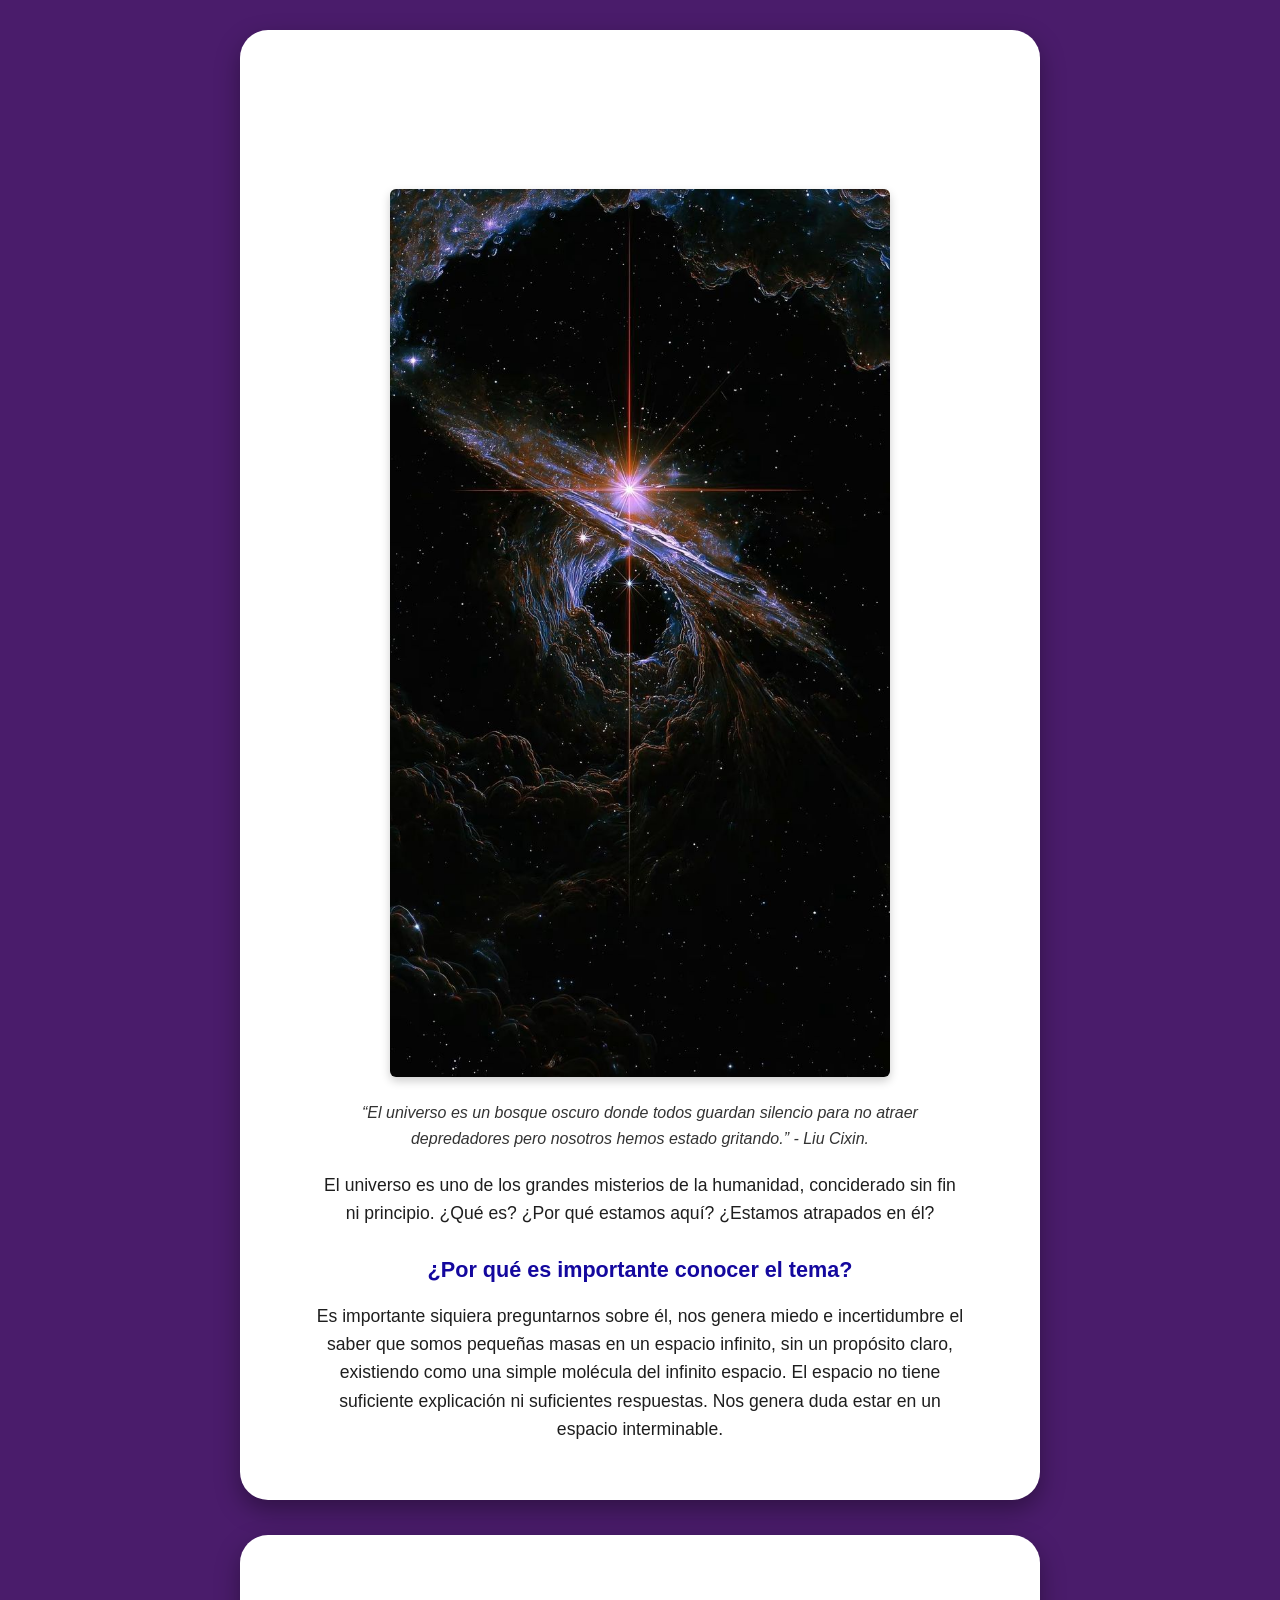
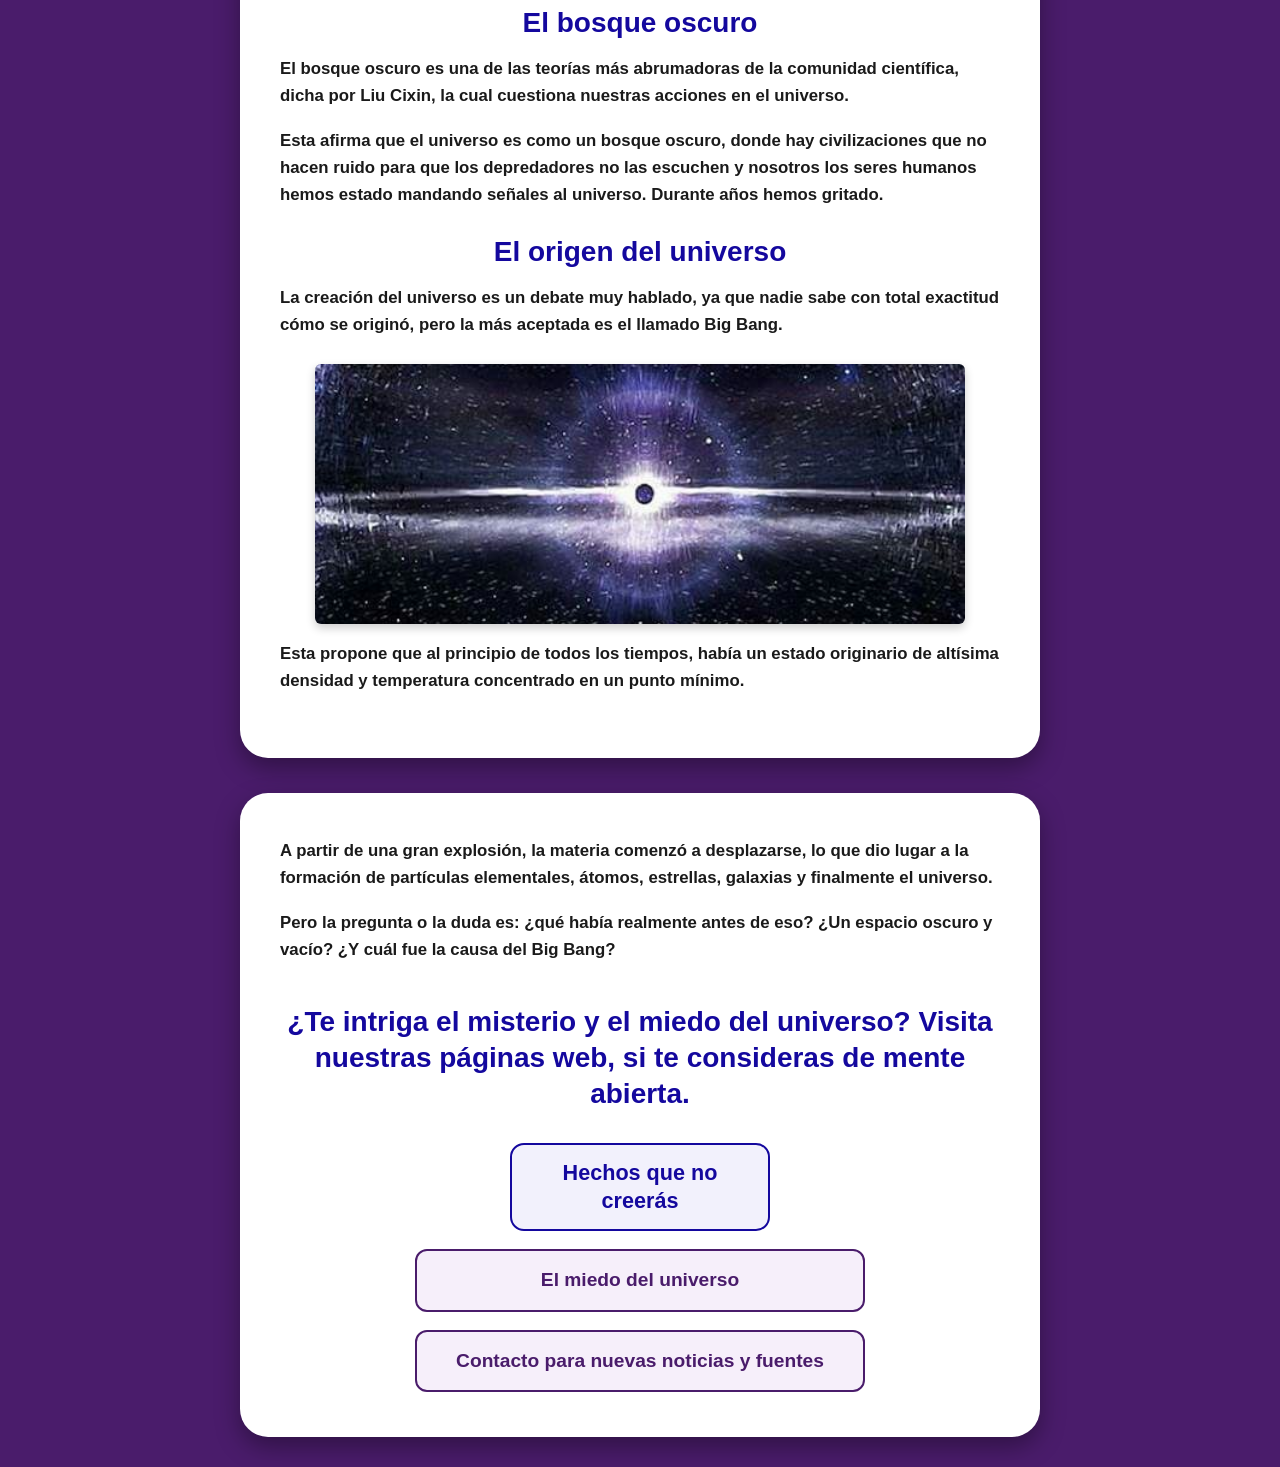
<file: El ESPACIO 2/index.html>
<!DOCTYPE html>
<html lang="es">
<head>
    <meta charset="UTF-8">
    <meta name="viewport" content="width=device-width, initial-scale=1.0">
    <title>Misterios del Universo</title>
    <link rel="stylesheet" href="estilos.css">
</head>
<body>

    <main class="contenedor-principal">
        
        
        <section class="tarjeta-pagina">
          <marquee> <span style="background;url('GIF.gif')">
  <h1 class="titulo-principal">MISTERIOS DEL UNIVERSO</h1></span></marquee>
            
            <div class="contenedor-imagen">
               
                <img src="foto1.jpg" alt="Galaxia andromeda">
            </div>

            <blockquote class="cita">
                “El universo es un bosque oscuro donde todos guardan silencio para no atraer depredadores pero nosotros hemos estado gritando.” - Liu Cixin.
            </blockquote>

            <p class="texto-centrado">
                El universo es uno de los grandes misterios de la humanidad, conciderado sin fin ni principio. ¿Qué es? ¿Por qué estamos aquí? ¿Estamos atrapados en él?
            </p>

            <h2 class="subtitulo-azul">¿Por qué es importante conocer el tema?</h2>

            <p class="texto-centrado">
                Es importante siquiera preguntarnos sobre él, nos genera miedo e incertidumbre el saber que somos pequeñas masas en un espacio infinito, sin un propósito claro, existiendo como una simple molécula del infinito espacio. El espacio no tiene suficiente explicación ni suficientes respuestas. Nos genera duda estar en un espacio interminable.
            </p>
        </section>

       
        <section class="tarjeta-pagina">
            <h2 class="subtitulo-azul grande">El bosque oscuro</h2>

            <p class="texto-izquierda">
                El bosque oscuro es una de las teorías más abrumadoras de la comunidad científica, dicha por Liu Cixin, la cual cuestiona nuestras acciones en el universo.
            </p>

            <p class="texto-izquierda">
                Esta afirma que el universo es como un bosque oscuro, donde hay civilizaciones que no hacen ruido para que los depredadores no las escuchen y nosotros los seres humanos hemos estado mandando señales al universo. Durante años hemos gritado.
            </p>

            <h2 class="subtitulo-azul grande">El origen del universo</h2>

            <p class="texto-izquierda">
                La creación del universo es un debate muy hablado, ya que nadie sabe con total exactitud cómo se originó, pero la más aceptada es el llamado Big Bang.
            </p>

            <div class="contenedor-imagen">
                
                <img src="foto2.jpg" alt="Representación del Big Bang" style="max-width: 650px; height: 260px; object-fit: cover;">
            </div>

            <p class="texto-izquierda">
                Esta propone que al principio de todos los tiempos, había un estado originario de altísima densidad y temperatura concentrado en un punto mínimo.
            </p>
        </section>

        <!-- SECCIÓN 3 (Página 3 del Wireframe con Botones de Enlace) -->
        <section class="tarjeta-pagina">
            <p class="texto-izquierda">
                A partir de una gran explosión, la materia comenzó a desplazarse, lo que dio lugar a la formación de partículas elementales, átomos, estrellas, galaxias y finalmente el universo.
            </p>

            <p class="texto-izquierda">
                Pero la pregunta o la duda es: ¿qué había realmente antes de eso? ¿Un espacio oscuro y vacío? ¿Y cuál fue la causa del Big Bang?
            </p>

            <div class="llamado-accion">
                <h2 class="subtitulo-azul grande">
                    ¿Te intriga el misterio y el miedo del universo? Visita nuestras páginas web, si te consideras de mente abierta.
                </h2>

                <!-- Botones de Links (Subtítulos color morado) -->
                <nav class="grupo-botones">
                    <a href="index2.html" class="boton-nav">Hechos que no creerás</a>
                    <a href="index3.html" class="boton-link">El miedo del universo</a>
                    <a href="index4.html" class="boton-link">Contacto para nuevas noticias y fuentes</a>
                </nav>
            </div>
        </section>

    </main>

</body>
</html>
</file>
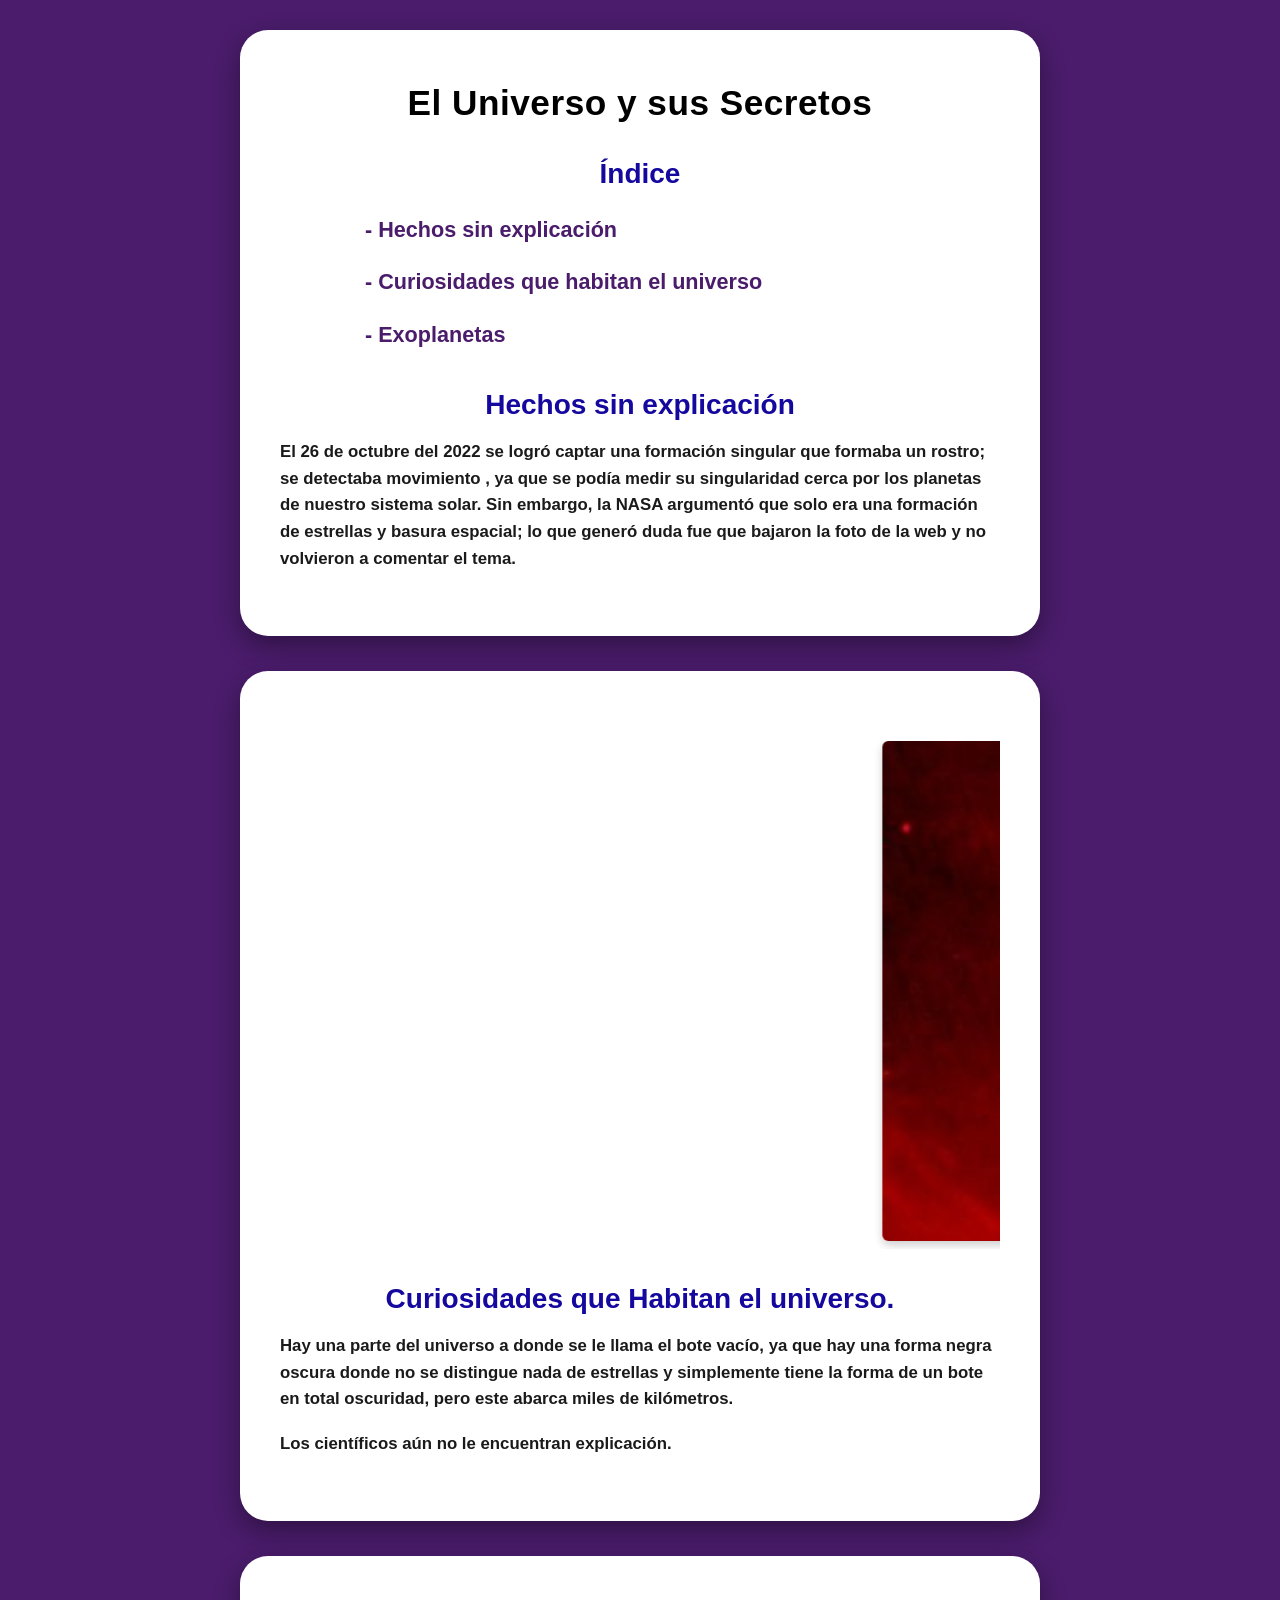
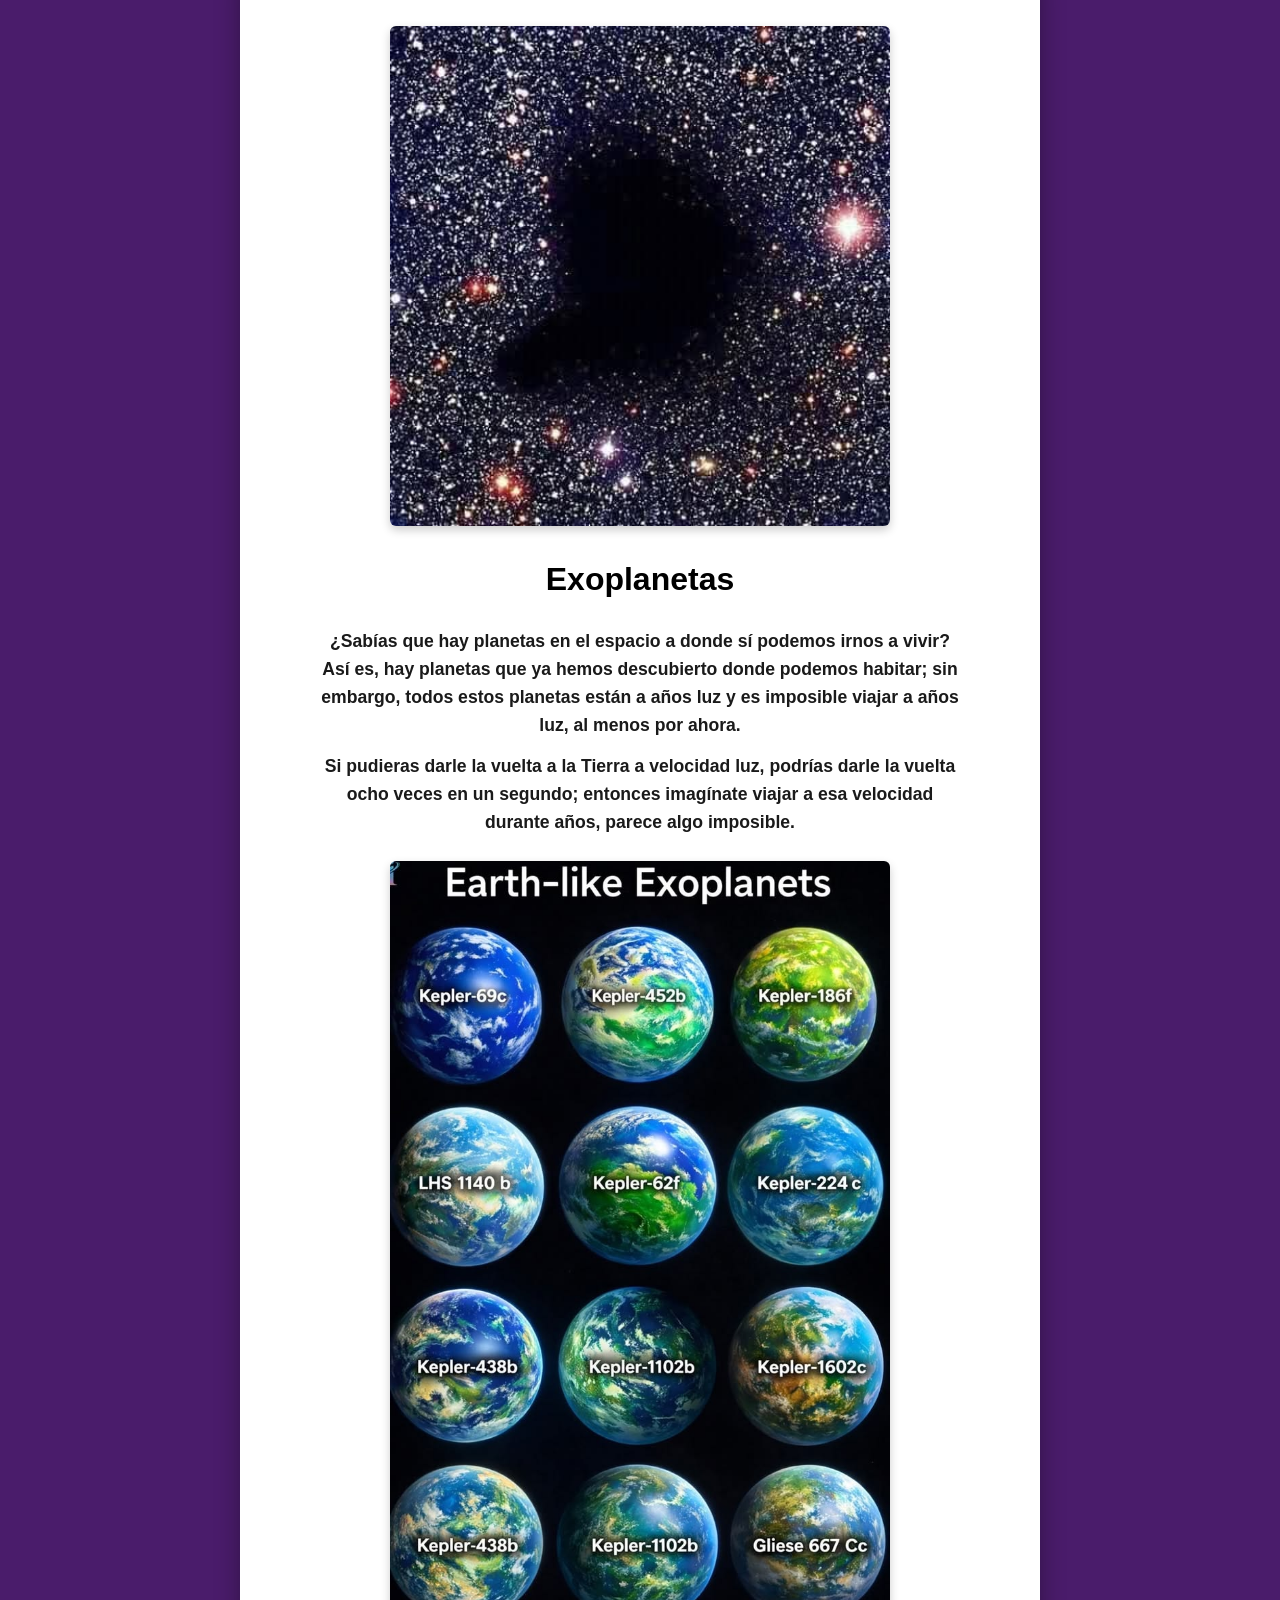
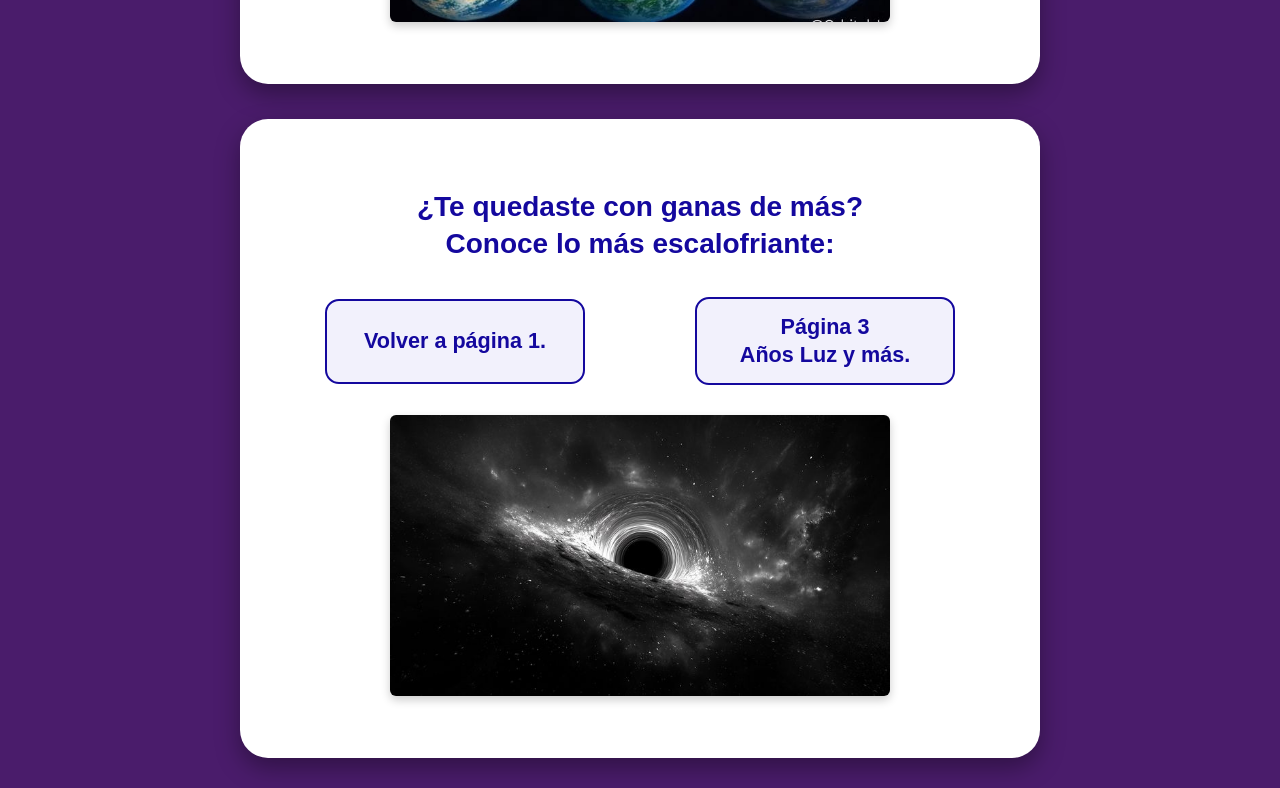
<file: El ESPACIO 2/index2.html>
<!DOCTYPE html>
<html lang="es">
<head>
    <meta charset="UTF-8">
    <meta name="viewport" content="width=device-width, initial-scale=1.0">
    <title>El Universo y sus Secretos - Página 2</title>
    <link rel="stylesheet" href="estilos.css">
</head>
<body>

    <main class="contenedor-principal">

        
        <section class="tarjeta-pagina">
            <h1 class="titulo-principal">El Universo y sus Secretos</h1>

            <h2 class="subtitulo-azul grande">Índice</h2>

            <ul class="lista-indice">
                <li><a href="#hechos">- Hechos sin explicación</a></li>
                <li><a href="#curiosidades">- Curiosidades que habitan el universo</a></li>
                <li><a href="#exoplanetas">- Exoplanetas</a></li>
            </ul>

            <h2 id="hechos" class="subtitulo-azul grande">Hechos sin explicación</h2>

            <p class="texto-izquierda">
                El 26 de octubre del 2022 se logró captar una formación singular que formaba un rostro; se detectaba movimiento , ya que se podía medir su singularidad cerca  por los planetas de nuestro sistema solar. Sin embargo, la NASA argumentó que solo era una formación de estrellas y basura espacial; lo que generó duda fue que bajaron la foto de la web y no volvieron a comentar el tema.
            </p>
        </section>

        
        <section class="tarjeta-pagina">
            <div class="contenedor-imagen">
 <marquee width="100%" behavior="alternate">              
 <img src="foto3.jpg" alt="Formación espacial en infrarrojo"> </marquee>

            </div>

            <h2 id="curiosidades" class="subtitulo-azul grande">
                Curiosidades que Habitan el universo.
            </h2>

            <p class="texto-izquierda">
                Hay una parte del universo a donde se le llama el bote vacío, ya que hay una forma negra oscura donde no se distingue nada de estrellas y simplemente tiene la forma de un bote en total oscuridad, pero este abarca miles de kilómetros.
            </p>

            <p class="texto-izquierda">
                Los científicos aún no le encuentran explicación.
            </p>
        </section>


        <section class="tarjeta-pagina">
            <div class="contenedor-imagen">
               
                <img src="foto4.jpg" alt="Vacío oscuro entre estrellas">
            </div>

            <h2 id="exoplanetas" class="titulo-seccion-negro">Exoplanetas</h2>

            <p class="texto-centrado negrita">
                ¿Sabías que hay planetas en el espacio a donde sí podemos irnos a vivir? Así es, hay planetas que ya hemos descubierto donde podemos habitar; sin embargo, todos estos planetas están a años luz y es imposible viajar a años luz, al menos por ahora.
            </p>

            <p class="texto-centrado negrita">
                Si pudieras darle la vuelta a la Tierra a velocidad luz, podrías darle la vuelta ocho veces en un segundo; entonces imagínate viajar a esa velocidad durante años, parece algo imposible.
            </p>

            <div class="contenedor-imagen">
                
                <img src="foto5.jpg" alt="Exoplanetas habitables">
            </div>
        </section>
        <section class="tarjeta-pagina">
            <h2 class="subtitulo-azul grande">
                ¿Te quedaste con ganas de más?<br>
                Conoce lo más escalofriante:
            </h2>

            
            <nav class="navegacion-doble">
                <a href="index.html" class="boton-nav">Volver a página 1.</a>
                <a href="index3.html" class="boton-nav">Página 3<br>Años Luz y más.</a>
            </nav>

            <div class="contenedor-imagen">
            
                <img src="foto6.jpg" alt="Agujero negro en el espacio">
            </div>
        </section>

    </main>

</body>
</html>
</file>
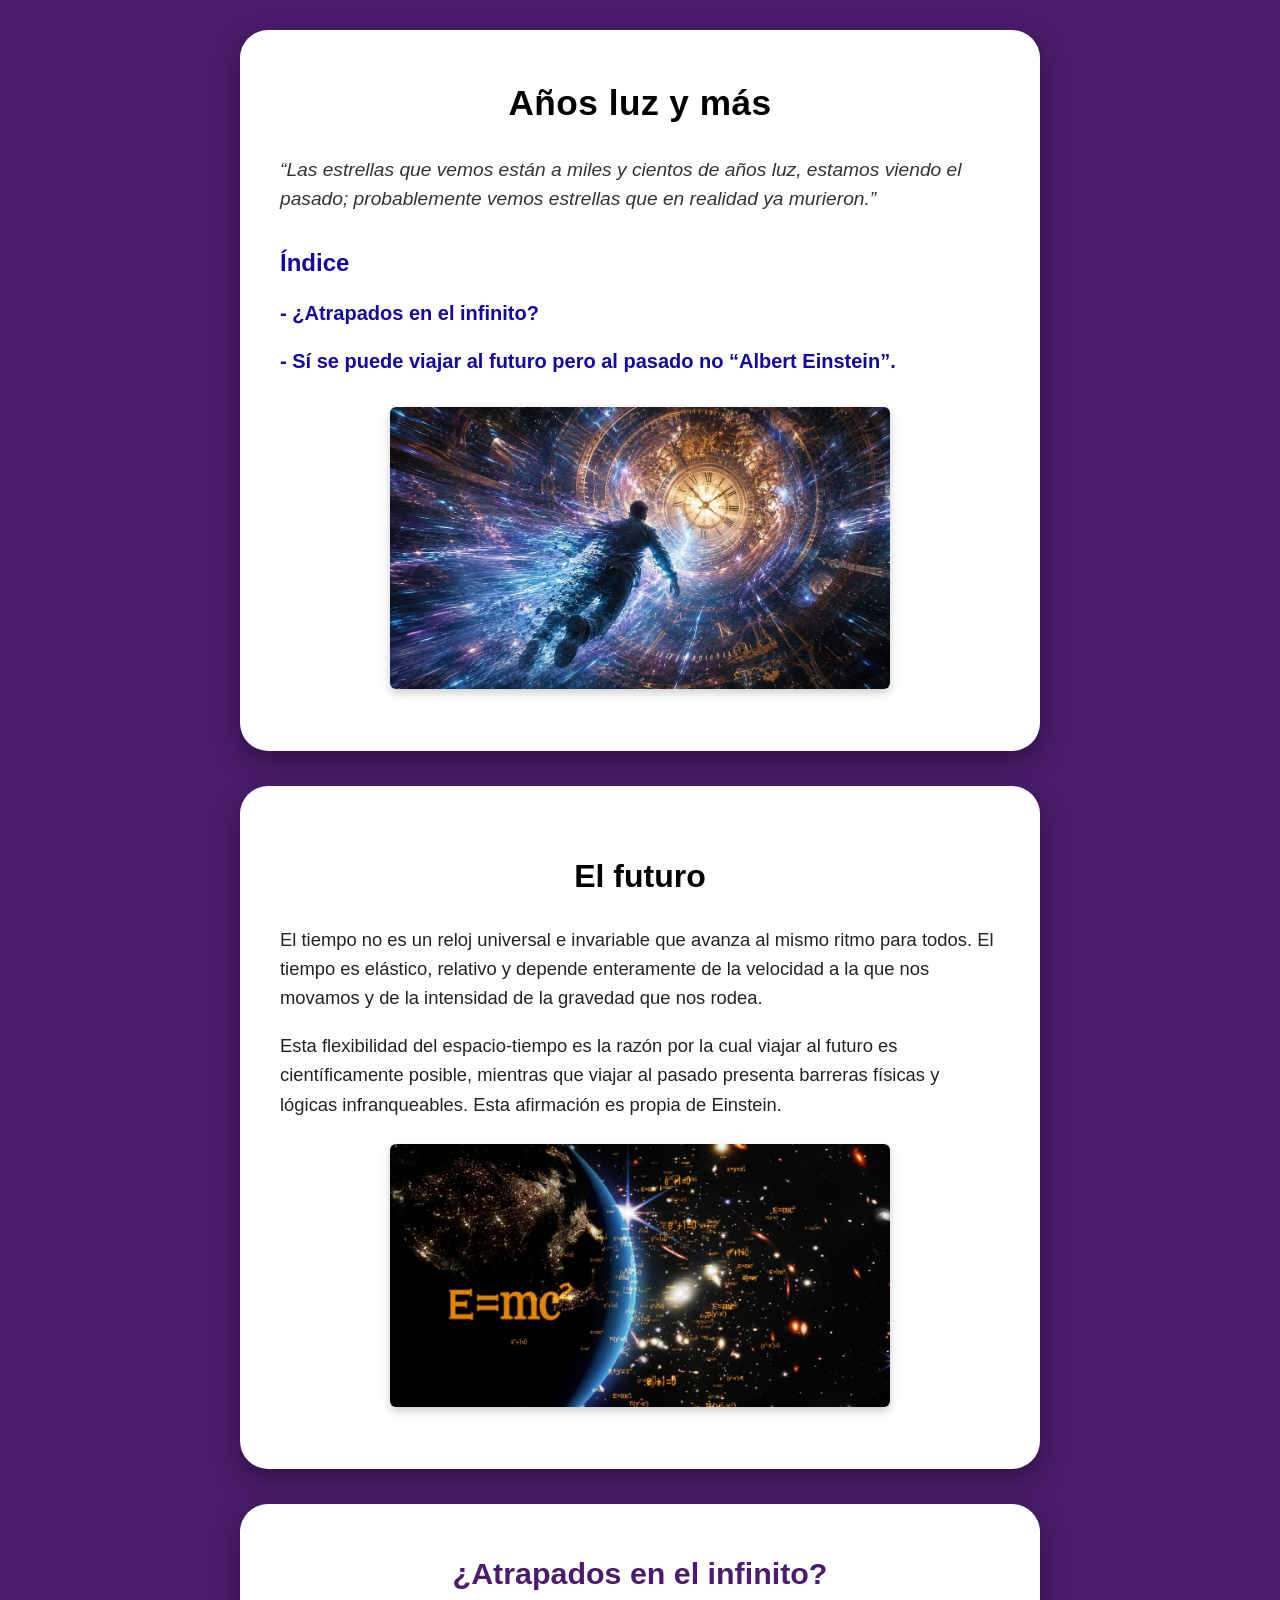
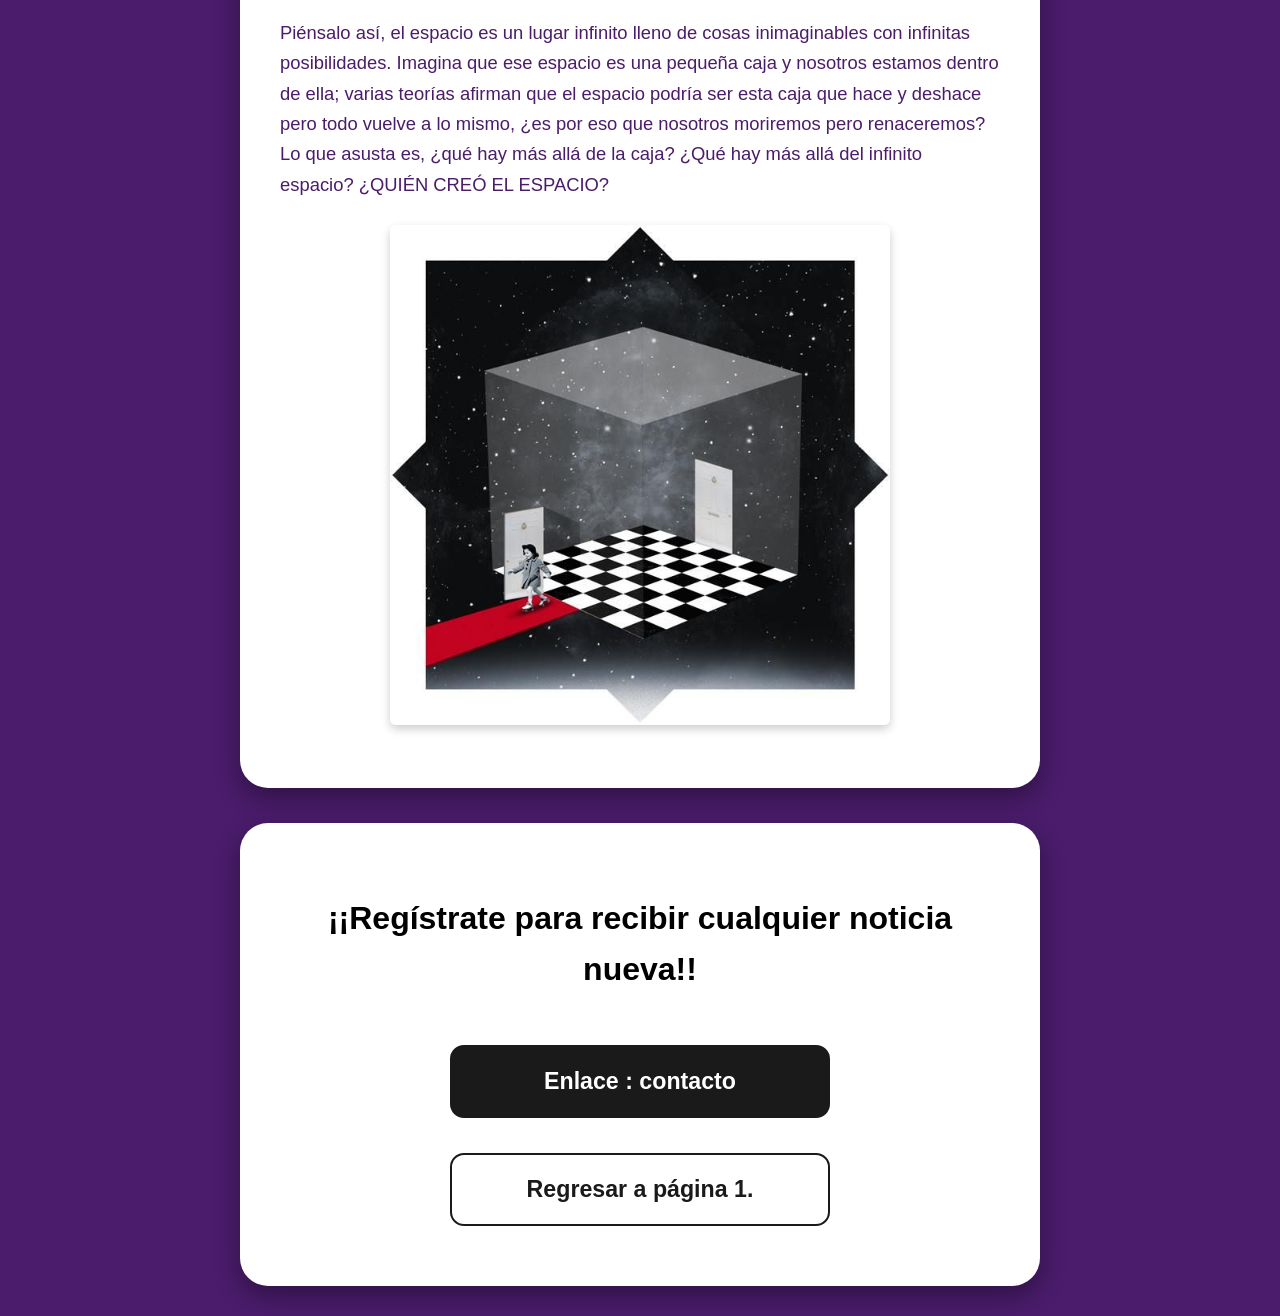
<file: El ESPACIO 2/index3.html>
<!DOCTYPE html>
<html lang="es">
<head>
    <meta charset="UTF-8">
    <meta name="viewport" content="width=device-width, initial-scale=1.0">
    <title>Años luz y más - Página 3</title>
    <link rel="stylesheet" href="estilos.css">
</head>
<body>

    <main class="contenedor-principal">


        <section class="tarjeta-pagina">
            <h1 class="titulo-principal">Años luz y más</h1>

            <blockquote class="cita-izquierda">
                “Las estrellas que vemos están a miles y cientos de años luz, estamos viendo el pasado; probablemente vemos estrellas que en realidad ya murieron.”
            </blockquote>

            <h2 class="subtitulo-azul izquierda">Índice</h2>

            <ul class="lista-indice-izquierda">
                <li><a href="#atrapados">- ¿Atrapados en el infinito?</a></li>
                <li><a href="#futuro">- Sí se puede viajar al futuro pero al pasado no “Albert Einstein”.</a></li>
            </ul>

            <div class="contenedor-imagen">
          
                <img src="foto7.jpg" alt="Persona caminando hacia un túnel de estrellas">
            </div>
        </section>


        <section id="futuro" class="tarjeta-pagina">
            <h2 class="titulo-seccion-negro">El futuro</h2>

            <p class="texto-izquierda normal">
                El tiempo no es un reloj universal e invariable que avanza al mismo ritmo para todos. El tiempo es elástico, relativo y depende enteramente de la velocidad a la que nos movamos y de la intensidad de la gravedad que nos rodea.
            </p>

            <p class="texto-izquierda normal">
                Esta flexibilidad del espacio-tiempo es la razón por la cual viajar al futuro es científicamente posible, mientras que viajar al pasado presenta barreras físicas y lógicas infranqueables. Esta afirmación es propia de Einstein.
            </p>

            <div class="contenedor-imagen">
               
                <img src="foto8.jpg" alt="Espacio-tiempo y relatividad">
            </div>
        </section>


        <section id="atrapados" class="tarjeta-pagina">
            <h2 class="subtitulo-morado grande">¿Atrapados en el infinito?</h2>

            <p class="texto-morado">
                Piénsalo así, el espacio es un lugar infinito lleno de cosas inimaginables con infinitas posibilidades. Imagina que ese espacio es una pequeña caja y nosotros estamos dentro de ella; varias teorías afirman que el espacio podría ser esta caja que hace y deshace pero todo vuelve a lo mismo, ¿es por eso que nosotros moriremos pero renaceremos? Lo que asusta es, ¿qué hay más allá de la caja? ¿Qué hay más allá del infinito espacio? ¿QUIÉN CREÓ EL ESPACIO?
            </p>

            <div class="contenedor-imagen">
              
                <img src="foto9.jpg" alt="Representación conceptual del espacio como una caja">
            </div>
        </section>

       
        <section class="tarjeta-pagina tarjeta-final">
            <h2 class="titulo-seccion-negro">
                ¡¡Regístrate para recibir cualquier noticia nueva!!
            </h2>

            <nav class="grupo-botones-final">
                <a href="index4.html" class="boton-negro">Enlace : contacto</a>
                <a href="index.html" class="boton-negro secundario">Regresar a página 1.</a>
            </nav>
        </section>

    </main>

</body>
</html>
</file>
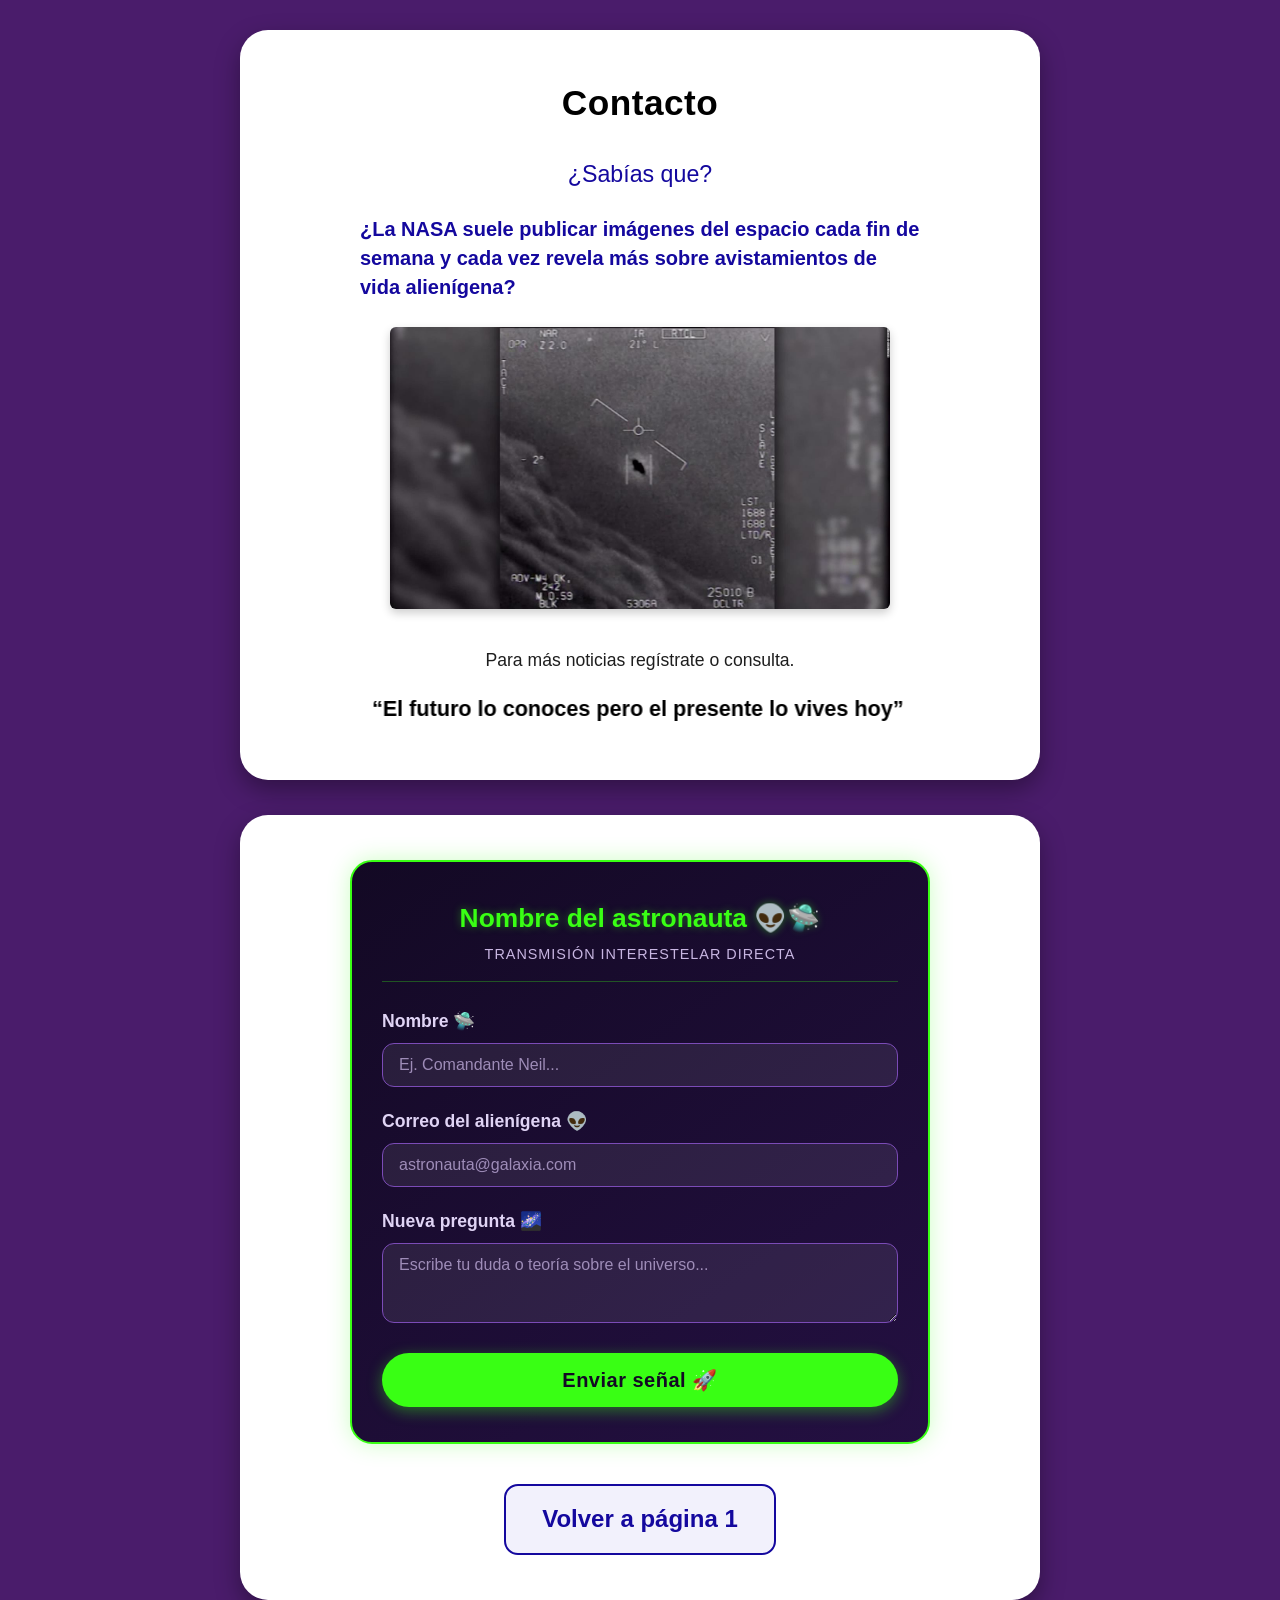
<file: El ESPACIO 2/index4.html>
<!DOCTYPE html>
<html lang="es">
<head>
    <meta charset="UTF-8">
    <meta name="viewport" content="width=device-width, initial-scale=1.0">
    <title>Contacto - Misterios del Universo</title>
    <link rel="stylesheet" href="estilos.css">
</head>
<body>

    <main class="contenedor-principal">


        <section class="tarjeta-pagina">
            <h1 class="titulo-principal">Contacto</h1>

            <h2 class="subtitulo-pregunta">¿Sabías que?</h2>

            <p class="texto-azul-destacado">
                ¿La NASA suele publicar imágenes del espacio cada fin de semana y cada vez revela más sobre avistamientos de vida alienígena?
            </p>

            <div class="contenedor-imagen">
               
                <img src="foto10.jpg" alt="Avistamiento aéreo captado en radar">
            </div>

            <div class="bloque-frase-contacto">
                <p class="texto-centrado">Para más noticias regístrate o consulta.</p>
         <marquee behavior="Alternate">  <p class="frase-destacada">“El futuro lo conoces pero el presente lo vives hoy”</p> </marquee>
            </div>
        </section>

        <section class="tarjeta-pagina">
            
            <form action="#" method="post" class="formulario-alien">
                <div class="encabezado-alien">
                    <h3>Nombre del astronauta 👽🛸</h3>
                    <p>Transmisión interestelar directa</p>
                </div>

                <div class="campo-alien">
                    <label for="nombre">Nombre 🛸</label>
                    <input type="text" id="nombre" name="nombre" placeholder="Ej. Comandante Neil..." required>
                </div>

                <div class="campo-alien">
                    <label for="correo">Correo del alienígena 👽</label>
                    <input type="email" id="correo" name="correo" placeholder="astronauta@galaxia.com" required>
                </div>

                <div class="campo-alien">
                    <label for="pregunta">Nueva pregunta 🌌</label>
                    <textarea id="pregunta" name="pregunta" rows="3" placeholder="Escribe tu duda o teoría sobre el universo..." required></textarea>
                </div>

                <button type="submit" class="boton-enviar-alien">Enviar señal 🚀</button>
            </form>

            <div class="contenedor-volver">
                <a href="index.html" class="boton-volver-inicio">Volver a página 1</a>
            </div>

        </section>

    </main>

</body>
</html>
</file>
<file: El ESPACIO 2/estilos.css>
* {
    box-sizing: border-box;
    margin: 0;
    padding: 0;
}

body {
    background-color: #4a1c6b; 
    font-family: 'Segoe UI', Tahoma, Geneva, Verdana, sans-serif;
    color: #1e1e1e;
    line-height: 1.6;
    padding: 30px 15px;
}


.contenedor-principal {
    max-width: 800px;
    margin: 0 auto;
    display: flex;
    flex-direction: column;
    gap: 35px; /* Separación entre cada hoja/tarjeta */
}


.tarjeta-pagina {
    background-color: #ffffff;
    border-radius: 28px;
    padding: 45px 40px;
    box-shadow: 0 10px 25px rgba(0, 0, 0, 0.35);
}


.titulo-principal {
    text-align: center;
    font-size: 2.2rem;
    font-weight: 900;
    color: #000000;
    letter-spacing: 1px;
    margin-bottom: 25px;
}


.subtitulo-azul {
    color: #14089e;
    text-align: center;
    font-size: 1.35rem;
    font-weight: 700;
    margin: 28px 0 15px 0;
}

.subtitulo-azul.grande {
    font-size: 1.75rem;
    line-height: 1.3;
}


.contenedor-imagen {
    text-align: center;
    margin: 20px 0;
}

.contenedor-imagen img {
    width: 100%;
    max-width: 480px;
    height: auto;
    border-radius: 6px;
    box-shadow: 0 4px 10px rgba(0, 0, 0, 0.2);
}

    text-align: center;
    font-style: italic;
    color: #333333;
    max-width: 600px;
    margin: 15px auto 20px auto;
    font-size: 1rem;
}

.texto-centrado {
    text-align: center;
    max-width: 650px;
    margin: 0 auto 15px auto;
    font-size: 1.05rem;
}

.texto-izquierda {
    text-align: left;
    font-weight: 600;
    color: #1a1a1a;
    margin-bottom: 18px;
    font-size: 1.05rem;
}

/* Sección final y Botones de Enlace */
.llamado-accion {
    margin-top: 40px;
    text-align: center;
}

.grupo-botones {
    display: flex;
    flex-direction: column;
    align-items: center;
    gap: 18px;
    margin-top: 30px;
}

.boton-link {
    display: inline-block;
    width: 100%;
    max-width: 450px;
    padding: 14px 24px;
    background-color: #f6effa; /* Fondo sutil lavanda */
    color: #4a1c6b; /* Color morado de los subtítulos del wireframe */
    border: 2px solid #4a1c6b;
    border-radius: 12px;
    text-decoration: none;
    font-size: 1.2rem;
    font-weight: 700;
    text-align: center;
    transition: all 0.25s ease;
}

/* Efecto al pasar el cursor por los botones */
.boton-link:hover {
    background-color: #4a1c6b;
    color: #ffffff;
    transform: translateY(-2px);
    box-shadow: 0 5px 15px rgba(74, 28, 107, 0.3);
}

/* Adaptación para celulares */
@media (max-width: 600px) {
    .tarjeta-pagina {
        padding: 30px 20px;
        border-radius: 20px;
    }

    .titulo-principal {
        font-size: 1.6rem;
    }

    .subtitulo-azul.grande {
        font-size: 1.4rem;
    }

    .boton-link {
        font-size: 1.05rem;
    }
}

<section>
* {
    box-sizing: border-box;
    margin: 0;
    padding: 0;
}

html {
    scroll-behavior: smooth;
}

body {
    background-color: #4a1c6b; /* Morado oscuro del marco exterior */
    font-family: 'Segoe UI', Tahoma, Geneva, Verdana, sans-serif;
    color: #1e1e1e;
    line-height: 1.6;
    padding: 30px 15px;
}

/* Contenedor que centra las tarjetas */
.contenedor-principal {
    max-width: 800px;
    margin: 0 auto;
    display: flex;
    flex-direction: column;
    gap: 35px;
}

/* Estilo de las hojas blancas con bordes redondeados */
.tarjeta-pagina {
    background-color: #ffffff;
    border-radius: 28px;
    padding: 45px 40px;
    box-shadow: 0 10px 25px rgba(0, 0, 0, 0.35);
}

/* Títulos principales en negro */
.titulo-principal {
    text-align: center;
    font-size: 2.2rem;
    font-weight: 900;
    color: #000000;
    letter-spacing: 0.5px;
    margin-bottom: 25px;
}

.titulo-seccion-negro {
    text-align: center;
    font-size: 2rem;
    font-weight: 800;
    color: #000000;
    margin: 25px 0 18px 0;
}

/* Subtítulos en azul rey/índigo */
.subtitulo-azul {
    color: #14089e;
    text-align: center;
    font-size: 1.35rem;
    font-weight: 700;
    margin: 25px 0 15px 0;
}

.subtitulo-azul.grande {
    font-size: 1.75rem;
    line-height: 1.3;
}

/* Lista del Índice (Página 2) */
.lista-indice {
    list-style: none;
    max-width: 550px;
    margin: 20px auto 35px auto;
    display: flex;
    flex-direction: column;
    gap: 18px;
}

.lista-indice a {
    color: #4a1c6b; /* Morado oscuro del wireframe */
    text-decoration: none;
    font-size: 1.35rem;
    font-weight: 700;
    transition: color 0.2s ease, padding-left 0.2s ease;
    display: inline-block;
}

.lista-indice a:hover {
    color: #14089e;
    padding-left: 8px;
}

/* Imágenes centradas */
.contenedor-imagen {
    text-align: center;
    margin: 22px 0;
}

.contenedor-imagen img {
    width: 100%;
    max-width: 500px;
    height: auto;
    border-radius: 6px;
    box-shadow: 0 4px 10px rgba(0, 0, 0, 0.2);
}

/* Estilos de párrafos y citas */
.cita {
    text-align: center;
    font-style: italic;
    color: #333333;
    max-width: 600px;
    margin: 15px auto 20px auto;
    font-size: 1rem;
}

.texto-centrado {
    text-align: center;
    max-width: 650px;
    margin: 0 auto 18px auto;
    font-size: 1.05rem;
}

.texto-centrado.negrita {
    font-weight: 600;
    color: #1a1a1a;
}

.texto-izquierda {
    text-align: left;
    font-weight: 600;
    color: #1a1a1a;
    margin-bottom: 18px;
    font-size: 1.05rem;
}

/* Botones verticales (Página 1) */
.llamado-accion {
    margin-top: 40px;
    text-align: center;
}

.grupo-botones {
    display: flex;
    flex-direction: column;
    align-items: center;
    gap: 18px;
    margin-top: 30px;
}

.boton-link {
    display: inline-block;
    width: 100%;
    max-width: 450px;
    padding: 14px 24px;
    background-color: #f6effa;
    color: #4a1c6b;
    border: 2px solid #4a1c6b;
    border-radius: 12px;
    text-decoration: none;
    font-size: 1.2rem;
    font-weight: 700;
    text-align: center;
    transition: all 0.25s ease;
}

.boton-link:hover {
    background-color: #4a1c6b;
    color: #ffffff;
    transform: translateY(-2px);
    box-shadow: 0 5px 15px rgba(74, 28, 107, 0.3);
}

/* Botones lado a lado (Final de Página 2) */
.navegacion-doble {
    display: flex;
    justify-content: space-around;
    align-items: center;
    gap: 20px;
    margin: 35px 0 30px 0;
}

.boton-nav {
    flex: 1;
    max-width: 260px;
    min-height: 85px;
    display: flex;
    align-items: center;
    justify-content: center;
    text-align: center;
    padding: 14px 18px;
    background-color: #f2f1fc;
    color: #14089e; /* Azul rey de los enlaces del wireframe */
    border: 2px solid #14089e;
    border-radius: 14px;
    text-decoration: none;
    font-size: 1.35rem;
    font-weight: 700;
    line-height: 1.3;
    transition: all 0.25s ease;
}

.boton-nav:hover {
    background-color: #14089e;
    color: #ffffff;
    transform: translateY(-3px);
    box-shadow: 0 6px 15px rgba(20, 8, 158, 0.3);
}

/* Adaptación para celulares */
@media (max-width: 600px) {
    .tarjeta-pagina {
        padding: 30px 20px;
        border-radius: 20px;
    }

    .titulo-principal {
        font-size: 1.6rem;
    }

    .subtitulo-azul.grande {
        font-size: 1.4rem;
    }

    .lista-indice a {
        font-size: 1.15rem;
    }

    .navegacion-doble {
        flex-direction: column;
    }

    .boton-nav {
        width: 100%;
        max-width: 100%;
        min-height: 65px;
        font-size: 1.2rem;
    }
}
</section>

<section>
* {
    box-sizing: border-box;
    margin: 0;
    padding: 0;
}

html {
    scroll-behavior: smooth;
}

body {
    background-color: #4a1c6b; /* Morado oscuro del marco exterior */
    font-family: 'Segoe UI', Tahoma, Geneva, Verdana, sans-serif;
    color: #1e1e1e;
    line-height: 1.6;
    padding: 30px 15px;
}

/* Contenedor que centra las tarjetas */
.contenedor-principal {
    max-width: 800px;
    margin: 0 auto;
    display: flex;
    flex-direction: column;
    gap: 35px;
}

/* Estilo de las hojas blancas con bordes redondeados */
.tarjeta-pagina {
    background-color: #ffffff;
    border-radius: 28px;
    padding: 45px 40px;
    box-shadow: 0 10px 25px rgba(0, 0, 0, 0.35);
}

/* Títulos principales y secciones */
.titulo-principal {
    text-align: center;
    font-size: 2.2rem;
    font-weight: 900;
    color: #000000;
    letter-spacing: 0.5px;
    margin-bottom: 25px;
}

.titulo-seccion-negro {
    text-align: center;
    font-size: 2rem;
    font-weight: 800;
    color: #000000;
    margin: 20px 0 22px 0;
}

/* Subtítulos en azul rey y morado */
.subtitulo-azul {
    color: #14089e;
    text-align: center;
    font-size: 1.35rem;
    font-weight: 700;
    margin: 25px 0 15px 0;
}

.subtitulo-azul.grande {
    font-size: 1.75rem;
    line-height: 1.3;
}

.subtitulo-azul.izquierda {
    text-align: left;
    font-size: 1.5rem;
    margin-top: 30px;
}

.subtitulo-morado.grande {
    color: #4a1c6b;
    text-align: center;
    font-size: 1.9rem;
    font-weight: 800;
    margin-bottom: 20px;
}

/* Listas de Índice (Página 2 y 3) */
.lista-indice {
    list-style: none;
    max-width: 550px;
    margin: 20px auto 35px auto;
    display: flex;
    flex-direction: column;
    gap: 18px;
}

.lista-indice a {
    color: #4a1c6b;
    text-decoration: none;
    font-size: 1.35rem;
    font-weight: 700;
    transition: color 0.2s ease, padding-left 0.2s ease;
    display: inline-block;
}

.lista-indice a:hover {
    color: #14089e;
    padding-left: 8px;
}

.lista-indice-izquierda {
    list-style: none;
    margin: 15px 0 30px 0;
    display: flex;
    flex-direction: column;
    gap: 16px;
}

.lista-indice-izquierda a {
    color: #14089e;
    text-decoration: none;
    font-size: 1.25rem;
    font-weight: 700;
    transition: color 0.2s ease, padding-left 0.2s ease;
    display: inline-block;
}

.lista-indice-izquierda a:hover {
    color: #4a1c6b;
    padding-left: 8px;
}

/* Imágenes centradas */
.contenedor-imagen {
    text-align: center;
    margin: 25px 0 10px 0;
}

.contenedor-imagen img {
    width: 100%;
    max-width: 500px;
    height: auto;
    border-radius: 6px;
    box-shadow: 0 4px 10px rgba(0, 0, 0, 0.2);
}

/* Estilos de párrafos y citas */
.cita {
    text-align: center;
    font-style: italic;
    color: #333333;
    max-width: 600px;
    margin: 15px auto 20px auto;
    font-size: 1rem;
}

.cita-izquierda {
    text-align: left;
    font-style: italic;
    color: #333333;
    font-size: 1.2rem;
    line-height: 1.5;
    margin-bottom: 25px;
}

.texto-centrado {
    text-align: center;
    max-width: 650px;
    margin: 0 auto 18px auto;
    font-size: 1.05rem;
}

.texto-centrado.negrita {
    font-weight: 600;
    color: #1a1a1a;
}

.texto-izquierda {
    text-align: left;
    font-weight: 600;
    color: #1a1a1a;
    margin-bottom: 18px;
    font-size: 1.05rem;
}

.texto-izquierda.normal {
    font-weight: 400;
    font-size: 1.15rem;
    color: #222222;
}

.texto-morado {
    text-align: left;
    color: #4a1c6b;
    font-size: 1.15rem;
    line-height: 1.65;
    margin-bottom: 25px;
}

/* Botones verticales (Página 1) */
.llamado-accion {
    margin-top: 40px;
    text-align: center;
}

.grupo-botones {
    display: flex;
    flex-direction: column;
    align-items: center;
    gap: 18px;
    margin-top: 30px;
}

.boton-link {
    display: inline-block;
    width: 100%;
    max-width: 450px;
    padding: 14px 24px;
    background-color: #f6effa;
    color: #4a1c6b;
    border: 2px solid #4a1c6b;
    border-radius: 12px;
    text-decoration: none;
    font-size: 1.2rem;
    font-weight: 700;
    text-align: center;
    transition: all 0.25s ease;
}

.boton-link:hover {
    background-color: #4a1c6b;
    color: #ffffff;
    transform: translateY(-2px);
    box-shadow: 0 5px 15px rgba(74, 28, 107, 0.3);
}

/* Botones lado a lado (Final de Página 2) */
.navegacion-doble {
    display: flex;
    justify-content: space-around;
    align-items: center;
    gap: 20px;
    margin: 35px 0 30px 0;
}

.boton-nav {
    flex: 1;
    max-width: 260px;
    min-height: 85px;
    display: flex;
    align-items: center;
    justify-content: center;
    text-align: center;
    padding: 14px 18px;
    background-color: #f2f1fc;
    color: #14089e;
    border: 2px solid #14089e;
    border-radius: 14px;
    text-decoration: none;
    font-size: 1.35rem;
    font-weight: 700;
    line-height: 1.3;
    transition: all 0.25s ease;
}

.boton-nav:hover {
    background-color: #14089e;
    color: #ffffff;
    transform: translateY(-3px);
    box-shadow: 0 6px 15px rgba(20, 8, 158, 0.3);
}

/* Botones finales (Página 3) */
.tarjeta-final {
    padding-top: 50px;
    padding-bottom: 60px;
}

.grupo-botones-final {
    display: flex;
    flex-direction: column;
    align-items: center;
    gap: 35px;
    margin-top: 50px;
}

.boton-negro {
    display: inline-block;
    width: 100%;
    max-width: 380px;
    padding: 16px 28px;
    background-color: #1a1a1a;
    color: #ffffff;
    border: 2px solid #1a1a1a;
    border-radius: 14px;
    text-decoration: none;
    font-size: 1.45rem;
    font-weight: 700;
    text-align: center;
    transition: all 0.25s ease;
}

.boton-negro:hover {
    background-color: #4a1c6b;
    border-color: #4a1c6b;
    transform: translateY(-3px);
    box-shadow: 0 6px 16px rgba(74, 28, 107, 0.35);
}

.boton-negro.secundario {
    background-color: #ffffff;
    color: #1a1a1a;
}

.boton-negro.secundario:hover {
    background-color: #1a1a1a;
    color: #ffffff;
}

/* Adaptación para celulares */
@media (max-width: 600px) {
    .tarjeta-pagina {
        padding: 30px 20px;
        border-radius: 20px;
    }

    .titulo-principal {
        font-size: 1.6rem;
    }

    .subtitulo-azul.grande,
    .subtitulo-morado.grande {
        font-size: 1.45rem;
    }

    .lista-indice a,
    .lista-indice-izquierda a {
        font-size: 1.1rem;
    }

    .navegacion-doble {
        flex-direction: column;
    }

    .boton-nav {
        width: 100%;
        max-width: 100%;
        min-height: 65px;
        font-size: 1.2rem;
    }

    .boton-negro {
        font-size: 1.2rem;
    }
}
</section>
<section>
* {
    box-sizing: border-box;
    margin: 0;
    padding: 0;
}

html {
    scroll-behavior: smooth;
}

body {
    background-color: #4a1c6b; /* Morado oscuro del marco exterior */
    font-family: 'Segoe UI', Tahoma, Geneva, Verdana, sans-serif;
    color: #1e1e1e;
    line-height: 1.6;
    padding: 30px 15px;
}

/* Contenedor que centra las tarjetas */
.contenedor-principal {
    max-width: 800px;
    margin: 0 auto;
    display: flex;
    flex-direction: column;
    gap: 35px;
}

/* Estilo de las hojas blancas con bordes redondeados */
.tarjeta-pagina {
    background-color: #ffffff;
    border-radius: 28px;
    padding: 45px 40px;
    box-shadow: 0 10px 25px rgba(0, 0, 0, 0.35);
}

/* Títulos principales y secciones */
.titulo-principal {
    text-align: center;
    font-size: 2.2rem;
    font-weight: 900;
    color: #000000;
    letter-spacing: 0.5px;
    margin-bottom: 25px;
}

.titulo-seccion-negro {
    text-align: center;
    font-size: 2rem;
    font-weight: 800;
    color: #000000;
    margin: 20px 0 22px 0;
}

/* Subtítulos en azul rey y morado */
.subtitulo-azul {
    color: #14089e;
    text-align: center;
    font-size: 1.35rem;
    font-weight: 700;
    margin: 25px 0 15px 0;
}

.subtitulo-azul.grande {
    font-size: 1.75rem;
    line-height: 1.3;
}

.subtitulo-azul.izquierda {
    text-align: left;
    font-size: 1.5rem;
    margin-top: 30px;
}

.subtitulo-morado.grande {
    color: #4a1c6b;
    text-align: center;
    font-size: 1.9rem;
    font-weight: 800;
    margin-bottom: 20px;
}

.subtitulo-pregunta {
    text-align: center;
    font-size: 1.45rem;
    font-weight: 500;
    color: #14089e;
    margin-bottom: 22px;
}

/* Listas de Índice (Página 2 y 3) */
.lista-indice {
    list-style: none;
    max-width: 550px;
    margin: 20px auto 35px auto;
    display: flex;
    flex-direction: column;
    gap: 18px;
}

.lista-indice a {
    color: #4a1c6b;
    text-decoration: none;
    font-size: 1.35rem;
    font-weight: 700;
    transition: color 0.2s ease, padding-left 0.2s ease;
    display: inline-block;
}

.lista-indice a:hover {
    color: #14089e;
    padding-left: 8px;
}

.lista-indice-izquierda {
    list-style: none;
    margin: 15px 0 30px 0;
    display: flex;
    flex-direction: column;
    gap: 16px;
}

.lista-indice-izquierda a {
    color: #14089e;
    text-decoration: none;
    font-size: 1.25rem;
    font-weight: 700;
    transition: color 0.2s ease, padding-left 0.2s ease;
    display: inline-block;
}

.lista-indice-izquierda a:hover {
    color: #4a1c6b;
    padding-left: 8px;
}

/* Imágenes centradas */
.contenedor-imagen {
    text-align: center;
    margin: 25px 0 10px 0;
}

.contenedor-imagen img {
    width: 100%;
    max-width: 500px;
    height: auto;
    border-radius: 6px;
    box-shadow: 0 4px 10px rgba(0, 0, 0, 0.2);
}

/* Estilos de párrafos y citas */
.cita {
    text-align: center;
    font-style: italic;
    color: #333333;
    max-width: 600px;
    margin: 15px auto 20px auto;
    font-size: 1rem;
}

.cita-izquierda {
    text-align: left;
    font-style: italic;
    color: #333333;
    font-size: 1.2rem;
    line-height: 1.5;
    margin-bottom: 25px;
}

.texto-centrado {
    text-align: center;
    max-width: 650px;
    margin: 0 auto 12px auto;
    font-size: 1.1rem;
}

.texto-centrado.negrita {
    font-weight: 600;
    color: #1a1a1a;
}

.texto-izquierda {
    text-align: left;
    font-weight: 600;
    color: #1a1a1a;
    margin-bottom: 18px;
    font-size: 1.05rem;
}

.texto-izquierda.normal {
    font-weight: 400;
    font-size: 1.15rem;
    color: #222222;
}

.texto-morado {
    text-align: left;
    color: #4a1c6b;
    font-size: 1.15rem;
    line-height: 1.65;
    margin-bottom: 25px;
}

.texto-azul-destacado {
    text-align: left;
    color: #14089e;
    font-size: 1.25rem;
    font-weight: 700;
    line-height: 1.45;
    max-width: 560px;
    margin: 0 auto 25px auto;
}

.bloque-frase-contacto {
    margin-top: 30px;
    text-align: center;
}

.frase-destacada {
    font-size: 1.35rem;
    font-weight: 800;
    color: #000000;
    margin-top: 6px;
}

/* Botones verticales (Página 1) */
.llamado-accion {
    margin-top: 40px;
    text-align: center;
}

.grupo-botones {
    display: flex;
    flex-direction: column;
    align-items: center;
    gap: 18px;
    margin-top: 30px;
}

.boton-link {
    display: inline-block;
    width: 100%;
    max-width: 450px;
    padding: 14px 24px;
    background-color: #f6effa;
    color: #4a1c6b;
    border: 2px solid #4a1c6b;
    border-radius: 12px;
    text-decoration: none;
    font-size: 1.2rem;
    font-weight: 700;
    text-align: center;
    transition: all 0.25s ease;
}

.boton-link:hover {
    background-color: #4a1c6b;
    color: #ffffff;
    transform: translateY(-2px);
    box-shadow: 0 5px 15px rgba(74, 28, 107, 0.3);
}

/* Botones lado a lado (Final de Página 2) */
.navegacion-doble {
    display: flex;
    justify-content: space-around;
    align-items: center;
    gap: 20px;
    margin: 35px 0 30px 0;
}

.boton-nav {
    flex: 1;
    max-width: 260px;
    min-height: 85px;
    display: flex;
    align-items: center;
    justify-content: center;
    text-align: center;
    padding: 14px 18px;
    background-color: #f2f1fc;
    color: #14089e;
    border: 2px solid #14089e;
    border-radius: 14px;
    text-decoration: none;
    font-size: 1.35rem;
    font-weight: 700;
    line-height: 1.3;
    transition: all 0.25s ease;
}

.boton-nav:hover {
    background-color: #14089e;
    color: #ffffff;
    transform: translateY(-3px);
    box-shadow: 0 6px 15px rgba(20, 8, 158, 0.3);
}

/* Botones finales (Página 3) */
.tarjeta-final {
    padding-top: 50px;
    padding-bottom: 60px;
}

.grupo-botones-final {
    display: flex;
    flex-direction: column;
    align-items: center;
    gap: 35px;
    margin-top: 50px;
}

.boton-negro {
    display: inline-block;
    width: 100%;
    max-width: 380px;
    padding: 16px 28px;
    background-color: #1a1a1a;
    color: #ffffff;
    border: 2px solid #1a1a1a;
    border-radius: 14px;
    text-decoration: none;
    font-size: 1.45rem;
    font-weight: 700;
    text-align: center;
    transition: all 0.25s ease;
}

.boton-negro:hover {
    background-color: #4a1c6b;
    border-color: #4a1c6b;
    transform: translateY(-3px);
    box-shadow: 0 6px 16px rgba(74, 28, 107, 0.35);
}

.boton-negro.secundario {
    background-color: #ffffff;
    color: #1a1a1a;
}

.boton-negro.secundario:hover {
    background-color: #1a1a1a;
    color: #ffffff;
}

/* =========================================
   FORMULARIO CON TEMÁTICA ALIEN (Página 4)
   ========================================= */
.formulario-alien {
    background: linear-gradient(145deg, #130924 0%, #241042 100%);
    border: 2px solid #39ff14; /* Verde neón alienígena */
    border-radius: 22px;
    padding: 35px 30px;
    max-width: 580px;
    margin: 0 auto 40px auto;
    box-shadow: 0 0 22px rgba(57, 255, 20, 0.25);
    color: #ffffff;
}

.encabezado-alien {
    text-align: center;
    margin-bottom: 25px;
    border-bottom: 1px solid rgba(57, 255, 20, 0.3);
    padding-bottom: 15px;
}

.encabezado-alien h3 {
    font-size: 1.65rem;
    color: #39ff14;
    text-shadow: 0 0 8px rgba(57, 255, 20, 0.4);
    margin-bottom: 4px;
}

.encabezado-alien p {
    font-size: 0.9rem;
    color: #c8b6e2;
    letter-spacing: 1px;
    text-transform: uppercase;
}

.campo-alien {
    margin-bottom: 20px;
    display: flex;
    flex-direction: column;
}

.campo-alien label {
    font-size: 1.1rem;
    font-weight: 600;
    color: #e0d4f5;
    margin-bottom: 8px;
}

.campo-alien input,
.campo-alien textarea {
    width: 100%;
    padding: 12px 16px;
    background-color: rgba(255, 255, 255, 0.08);
    border: 1.5px solid #7b4bb7;
    border-radius: 12px;
    color: #ffffff;
    font-size: 1rem;
    font-family: inherit;
    transition: all 0.25s ease;
}

.campo-alien input::placeholder,
.campo-alien textarea::placeholder {
    color: #9e8cb8;
}

.campo-alien input:focus,
.campo-alien textarea:focus {
    outline: none;
    border-color: #39ff14;
    background-color: rgba(57, 255, 20, 0.07);
    box-shadow: 0 0 12px rgba(57, 255, 20, 0.35);
}

.boton-enviar-alien {
    width: 100%;
    padding: 15px;
    margin-top: 10px;
    background-color: #39ff14;
    color: #130924;
    border: none;
    border-radius: 30px;
    font-size: 1.25rem;
    font-weight: 800;
    cursor: pointer;
    letter-spacing: 0.5px;
    transition: all 0.25s ease;
    box-shadow: 0 4px 15px rgba(57, 255, 20, 0.4);
}

.boton-enviar-alien:hover {
    background-color: #6aff4d;
    transform: translateY(-2px);
    box-shadow: 0 6px 22px rgba(57, 255, 20, 0.65);
}

/* Botón Volver a página 1 (Página 4) */
.contenedor-volver {
    text-align: center;
    margin-top: 25px;
}

.boton-volver-inicio {
    display: inline-block;
    padding: 14px 36px;
    background-color: #f2f1fc;
    color: #14089e;
    border: 2px solid #14089e;
    border-radius: 14px;
    text-decoration: none;
    font-size: 1.5rem;
    font-weight: 800;
    transition: all 0.25s ease;
}

.boton-volver-inicio:hover {
    background-color: #14089e;
    color: #ffffff;
    transform: translateY(-3px);
    box-shadow: 0 6px 16px rgba(20, 8, 158, 0.3);
}

/* Adaptación para celulares */
@media (max-width: 600px) {
    .tarjeta-pagina {
        padding: 30px 20px;
        border-radius: 20px;
    }

    .titulo-principal {
        font-size: 1.6rem;
    }

    .subtitulo-azul.grande,
    .subtitulo-morado.grande {
        font-size: 1.45rem;
    }

    .lista-indice a,
    .lista-indice-izquierda a {
        font-size: 1.1rem;
    }

    .navegacion-doble {
        flex-direction: column;
    }

    .boton-nav {
        width: 100%;
        max-width: 100%;
        min-height: 65px;
        font-size: 1.2rem;
    }

    .boton-negro {
        font-size: 1.2rem;
    }

    .formulario-alien {
        padding: 25px 18px;
    }

    .encabezado-alien h3 {
        font-size: 1.35rem;
    }

    .boton-volver-inicio {
        width: 100%;
        font-size: 1.25rem;
    }
}
</section>
</file>
